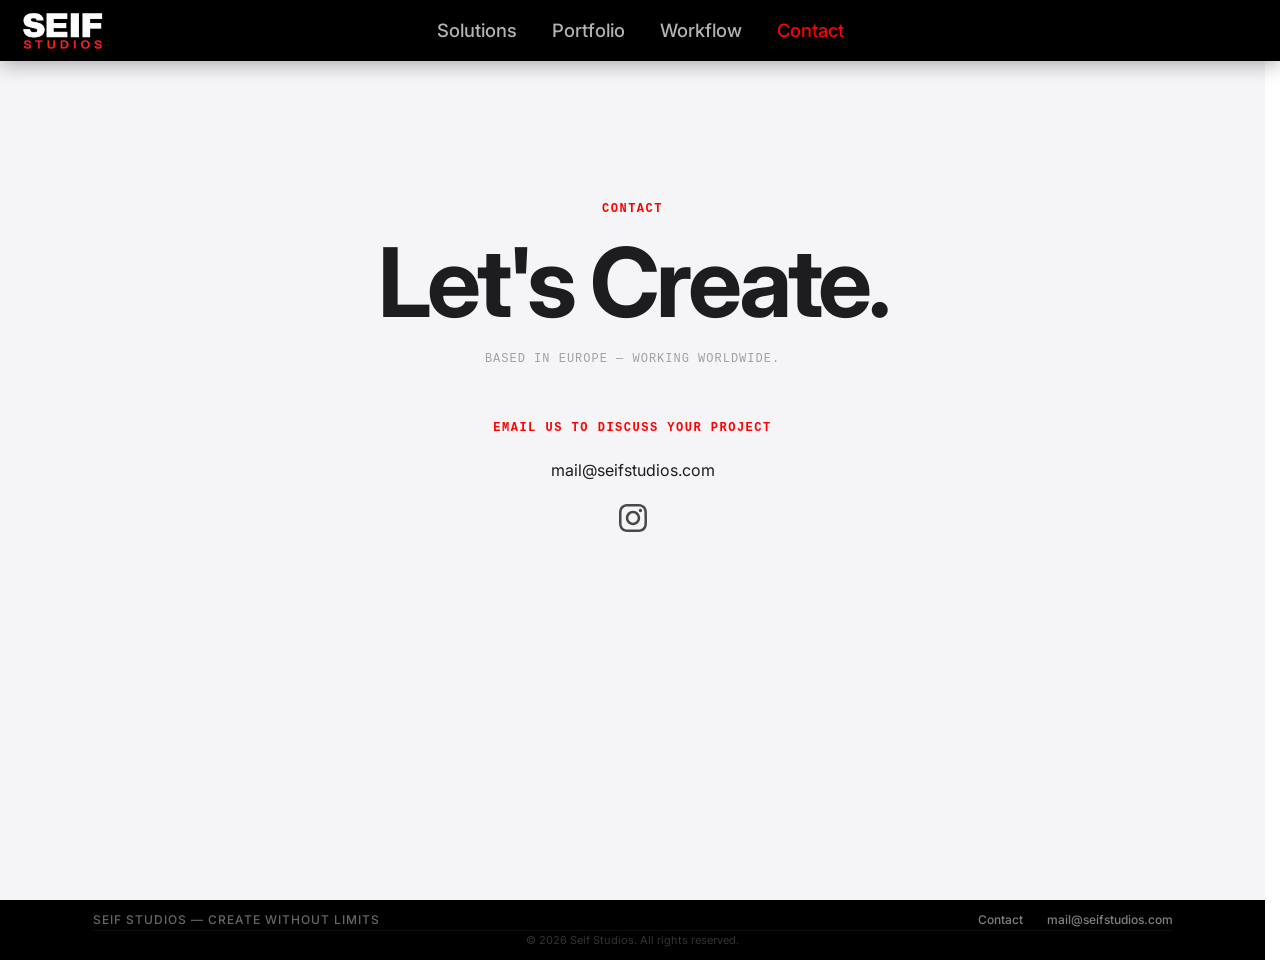
<file: contact.html>
<!DOCTYPE html>
<html lang="en">

<head>
    <meta charset="UTF-8" />
    <meta name="viewport" content="width=device-width, initial-scale=1.0" />
    <title>Contact — Seif Studios</title>
    <link rel="stylesheet" href="style.css" />
    <link rel="preconnect" href="https://fonts.googleapis.com" />
    <link rel="preconnect" href="https://fonts.gstatic.com" crossorigin />
    <link
        href="https://fonts.googleapis.com/css2?family=Inter:ital,opsz,wght@0,14..32,100..900;1,14..32,100..900&display=swap"
        rel="stylesheet" />
    <link rel="icon" href="assets/Logo/logo3.png" type="image/png" />
    <link rel="stylesheet" href="style.css" />
</head>

<body class="subpage">

    <!-- ─── NAVIGATION ─── -->
    <div id="nav-placeholder"></div>
    <script src="assets/nav.js"></script>

    <main>
        <!-- ─── CONTACT ─── -->
        <section id="contact" style="padding-top: 200px; min-height: 100vh;">
            <div class="container">
                <div class="contact-minimal fade-up">
                    <div class="contact-header">
                        <span class="section-eyebrow">Contact</span>
                        <h2 class="section-title">Let's Create.</h2>
                        <p class="copy-note">Based in Europe — Working Worldwide.</p>
                    </div>

                    <div class="contact-body" style="margin-top:50px">
                        <div class="email-copy-wrap">
                            <p class="section-eyebrow">Email us to discuss your project</p>
                            <div class="contact-methods">
                                <span class="">mail@seifstudios.com</span>
                            </div>
                            <a href="https://instagram.com/seif.studios" target="_blank" class="social-icon-link">
                                <img src="assets/Logo/instagram.svg" alt="Instagram" class="social-icon"
                                    style="margin:20px">
                            </a>
                        </div>
                    </div>
                </div>
            </div>
        </section>
    </main>

    <!-- ─── FOOTER ─── -->
    <footer id="footer-placeholder"></footer>
    <script src="assets/main.js"></script>
    <script src="assets/footer.js"></script>

</body>

</html>
</file>
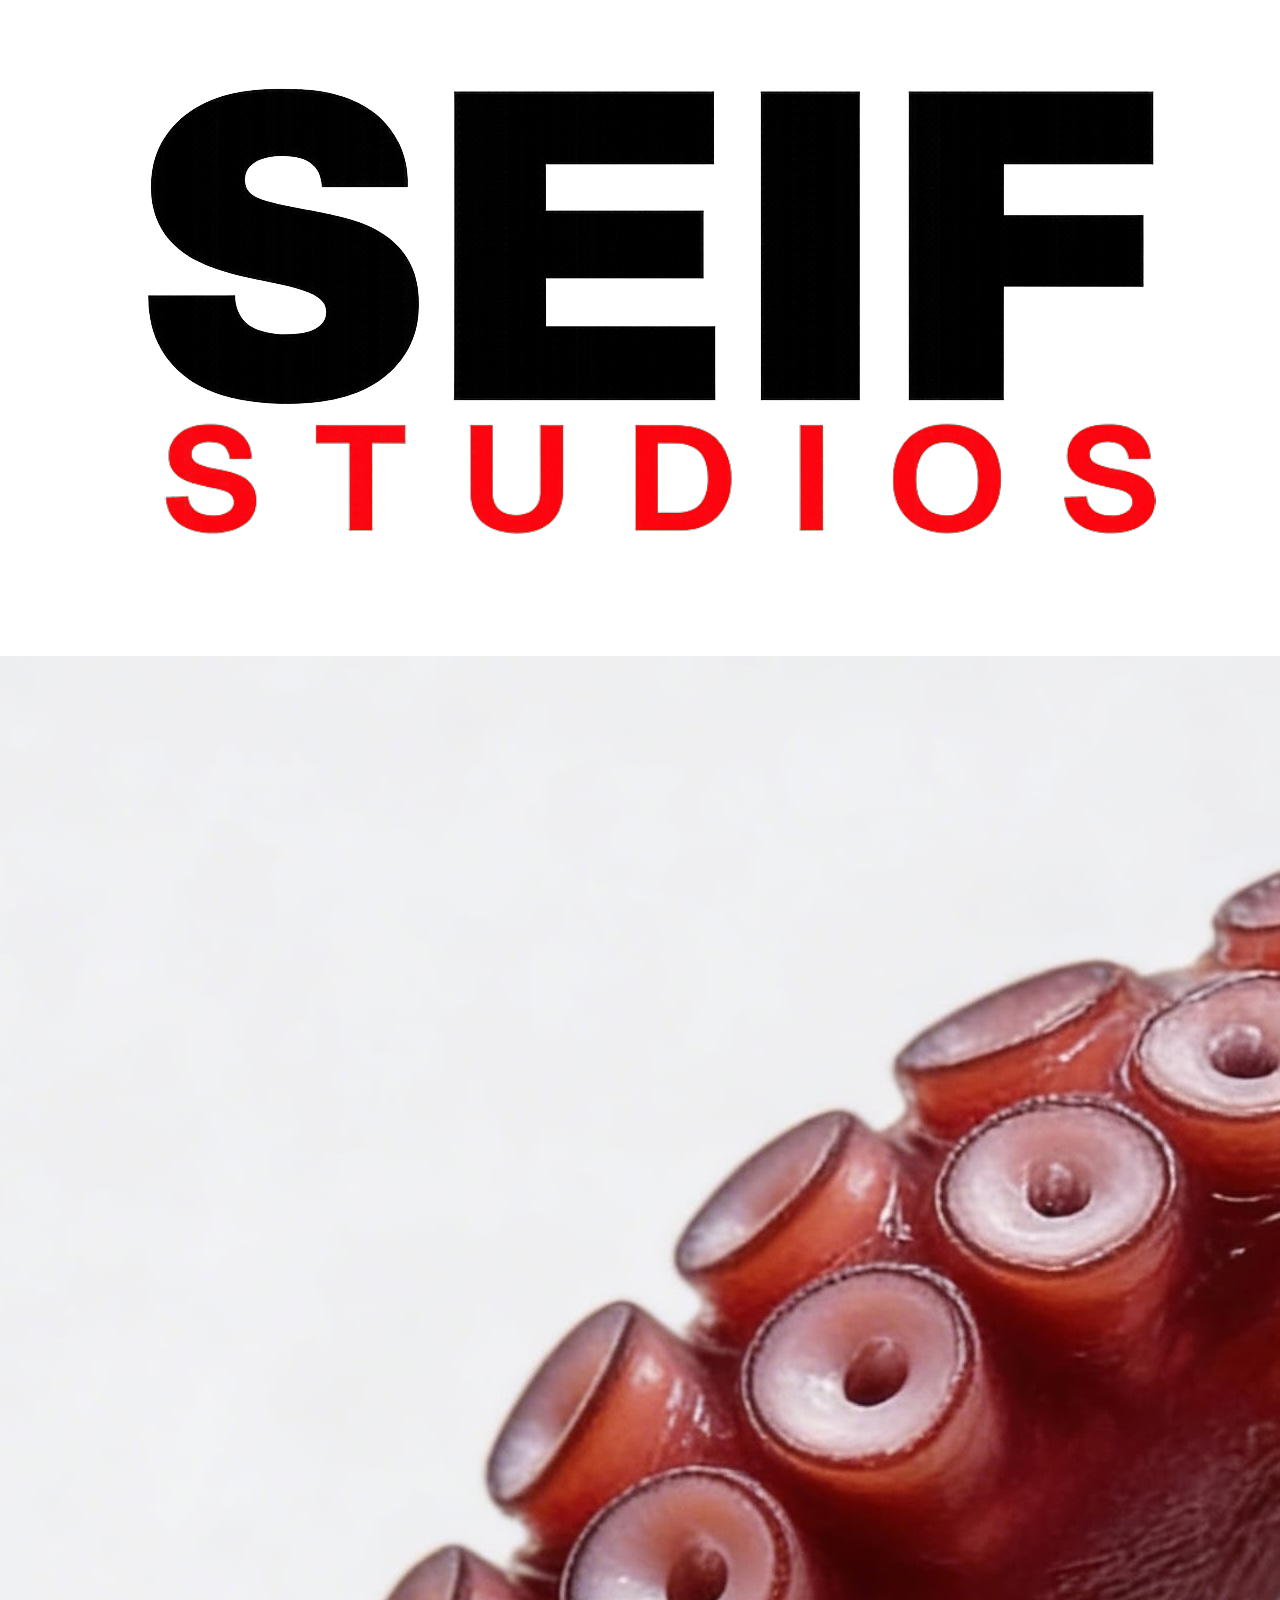
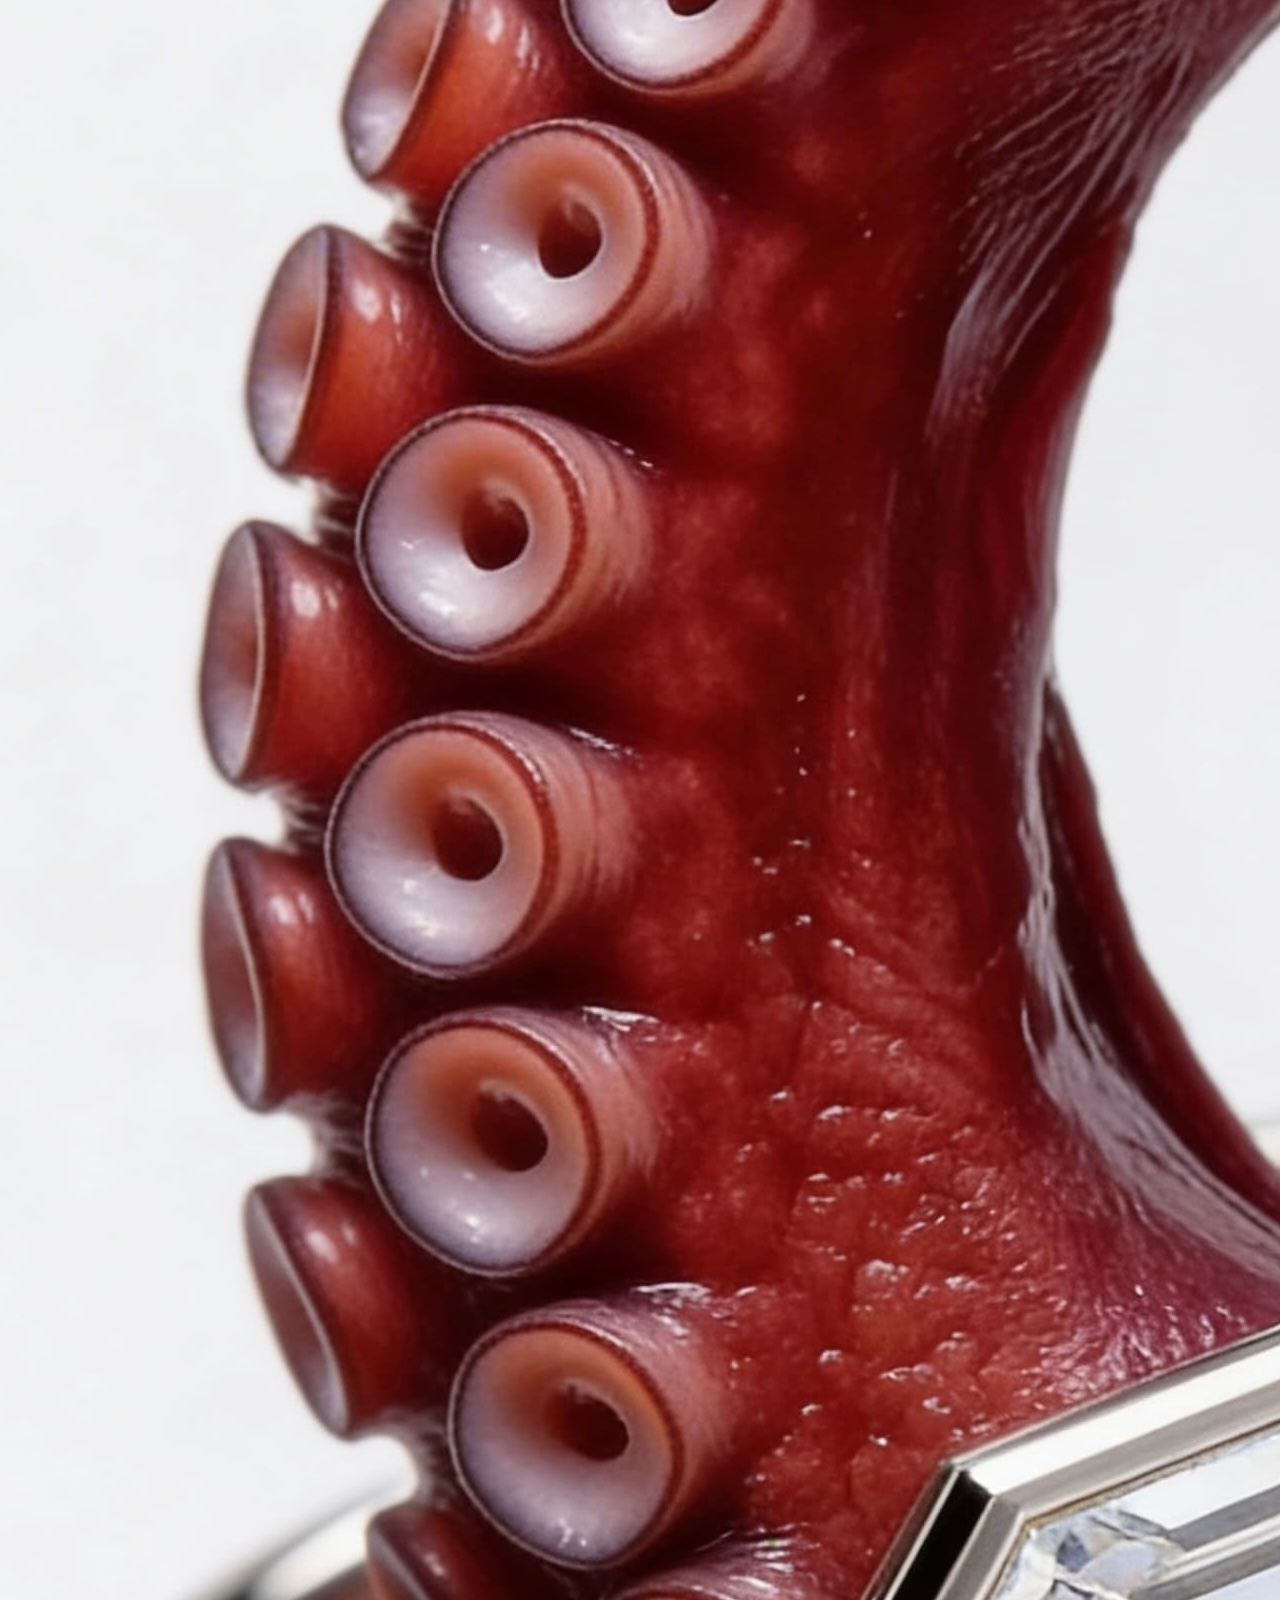
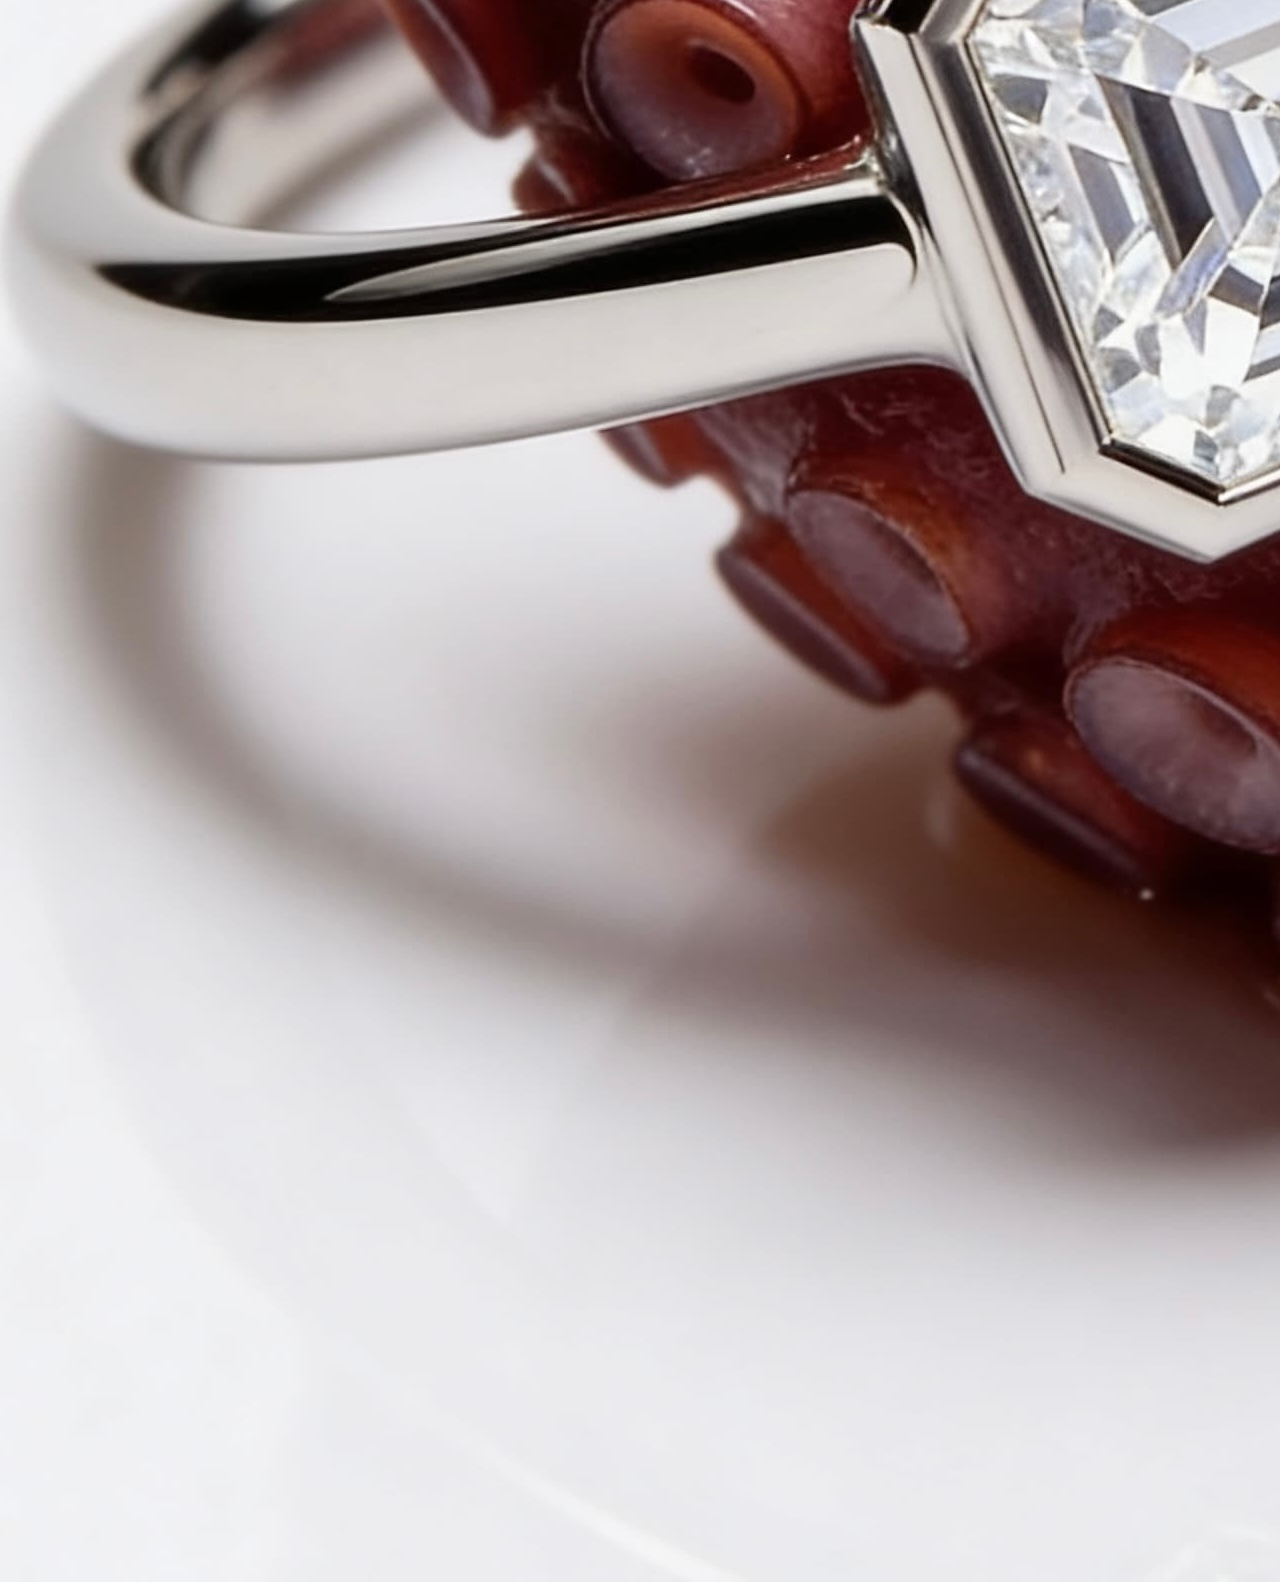
<file: emailAssets.html>
<!DOCTYPE html>
<html lang="en">

<head>
    <meta charset="UTF-8" />
    <meta name="viewport" content="width=device-width, initial-scale=1.0" />
    <title>Work — Seif Studios</title>
    <link rel="stylesheet" href="style.css" />
    <link rel="preconnect" href="https://fonts.googleapis.com" />
    <link rel="preconnect" href="https://fonts.gstatic.com" crossorigin />
    <link
        href="https://fonts.googleapis.com/css2?family=Inter:ital,opsz,wght@0,14..32,100..900;1,14..32,100..900&display=swap"
        rel="stylesheet" />
    <link rel="icon" href="assets/Logo/logo3.png" type="image/png" />
    <link rel="stylesheet" href="style.css" />
</head>

<body class="subpage portfolio">



    <img src="assets/Logo/logo3.png" alt="Logo3">
    <img src="assets/Image/Mail/MailImage.jpg" alt="AI Generated Visual 1">


</body>

</html>
</file>
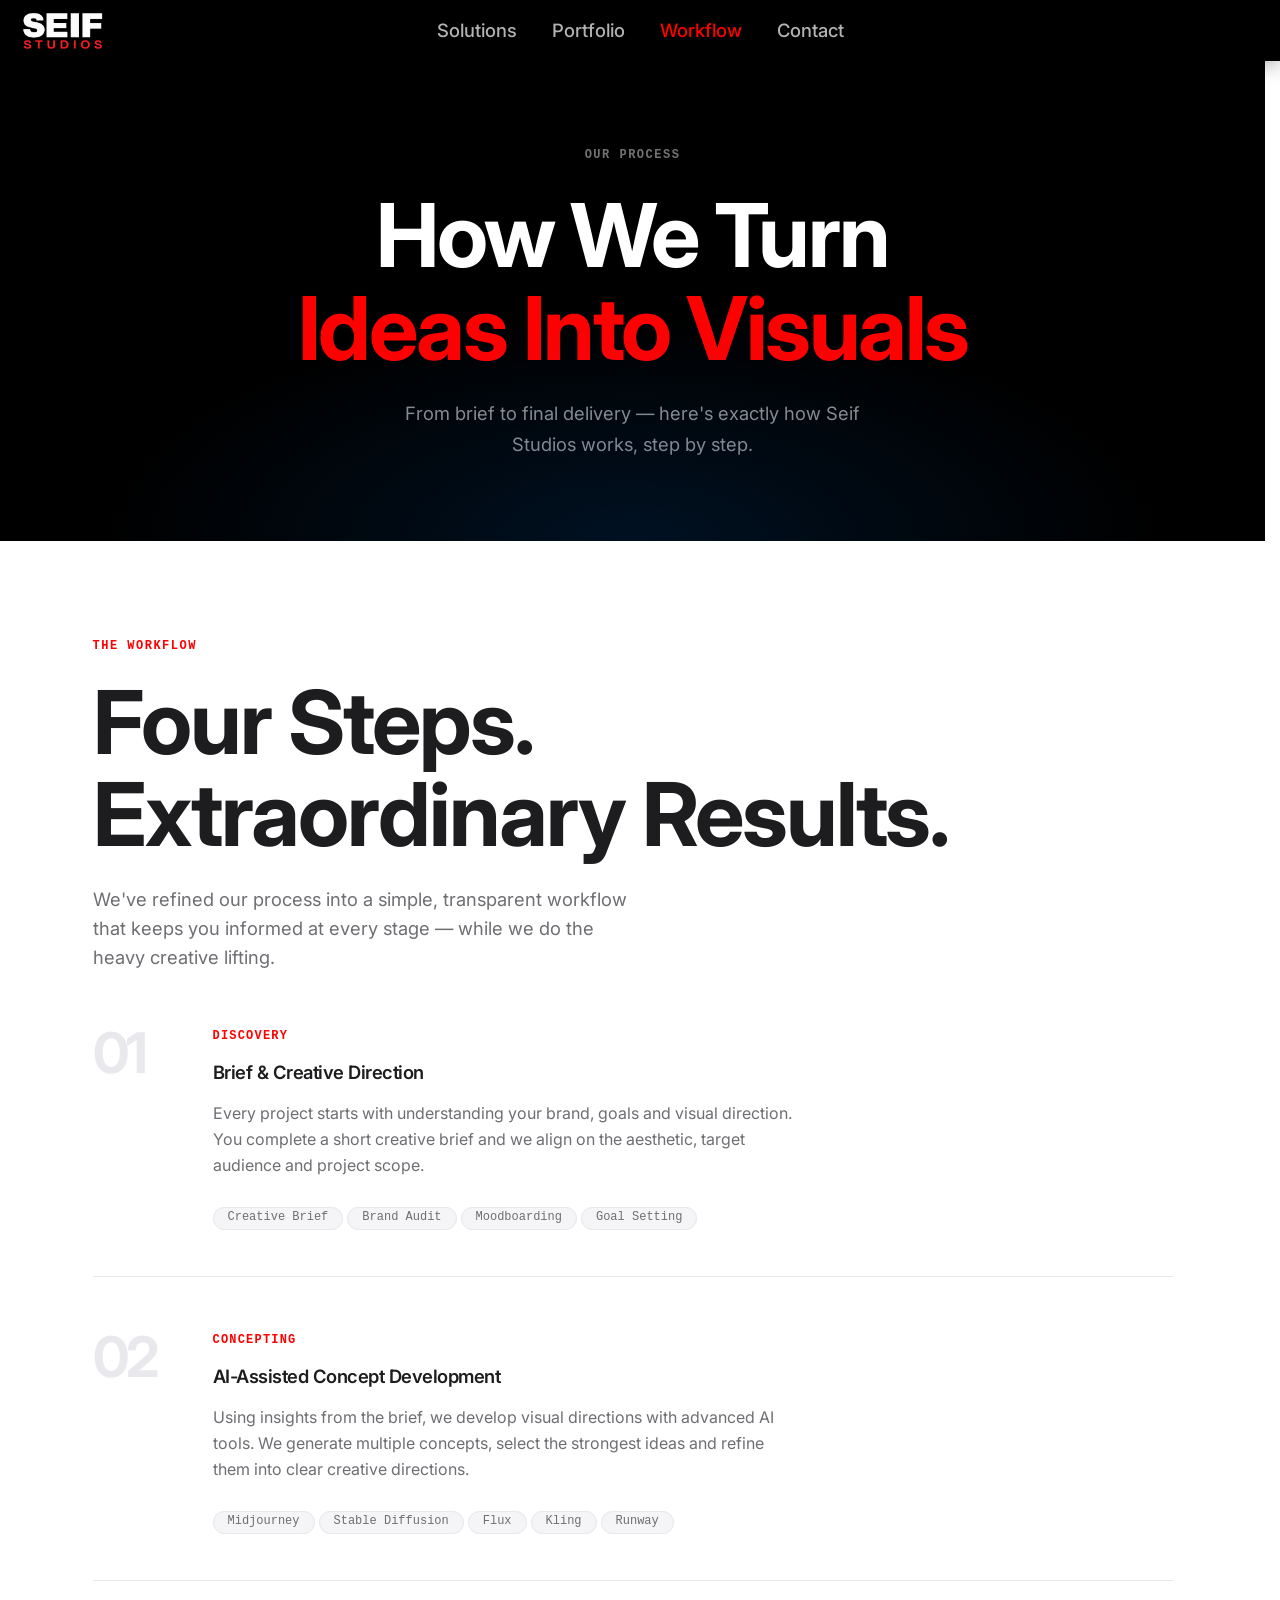
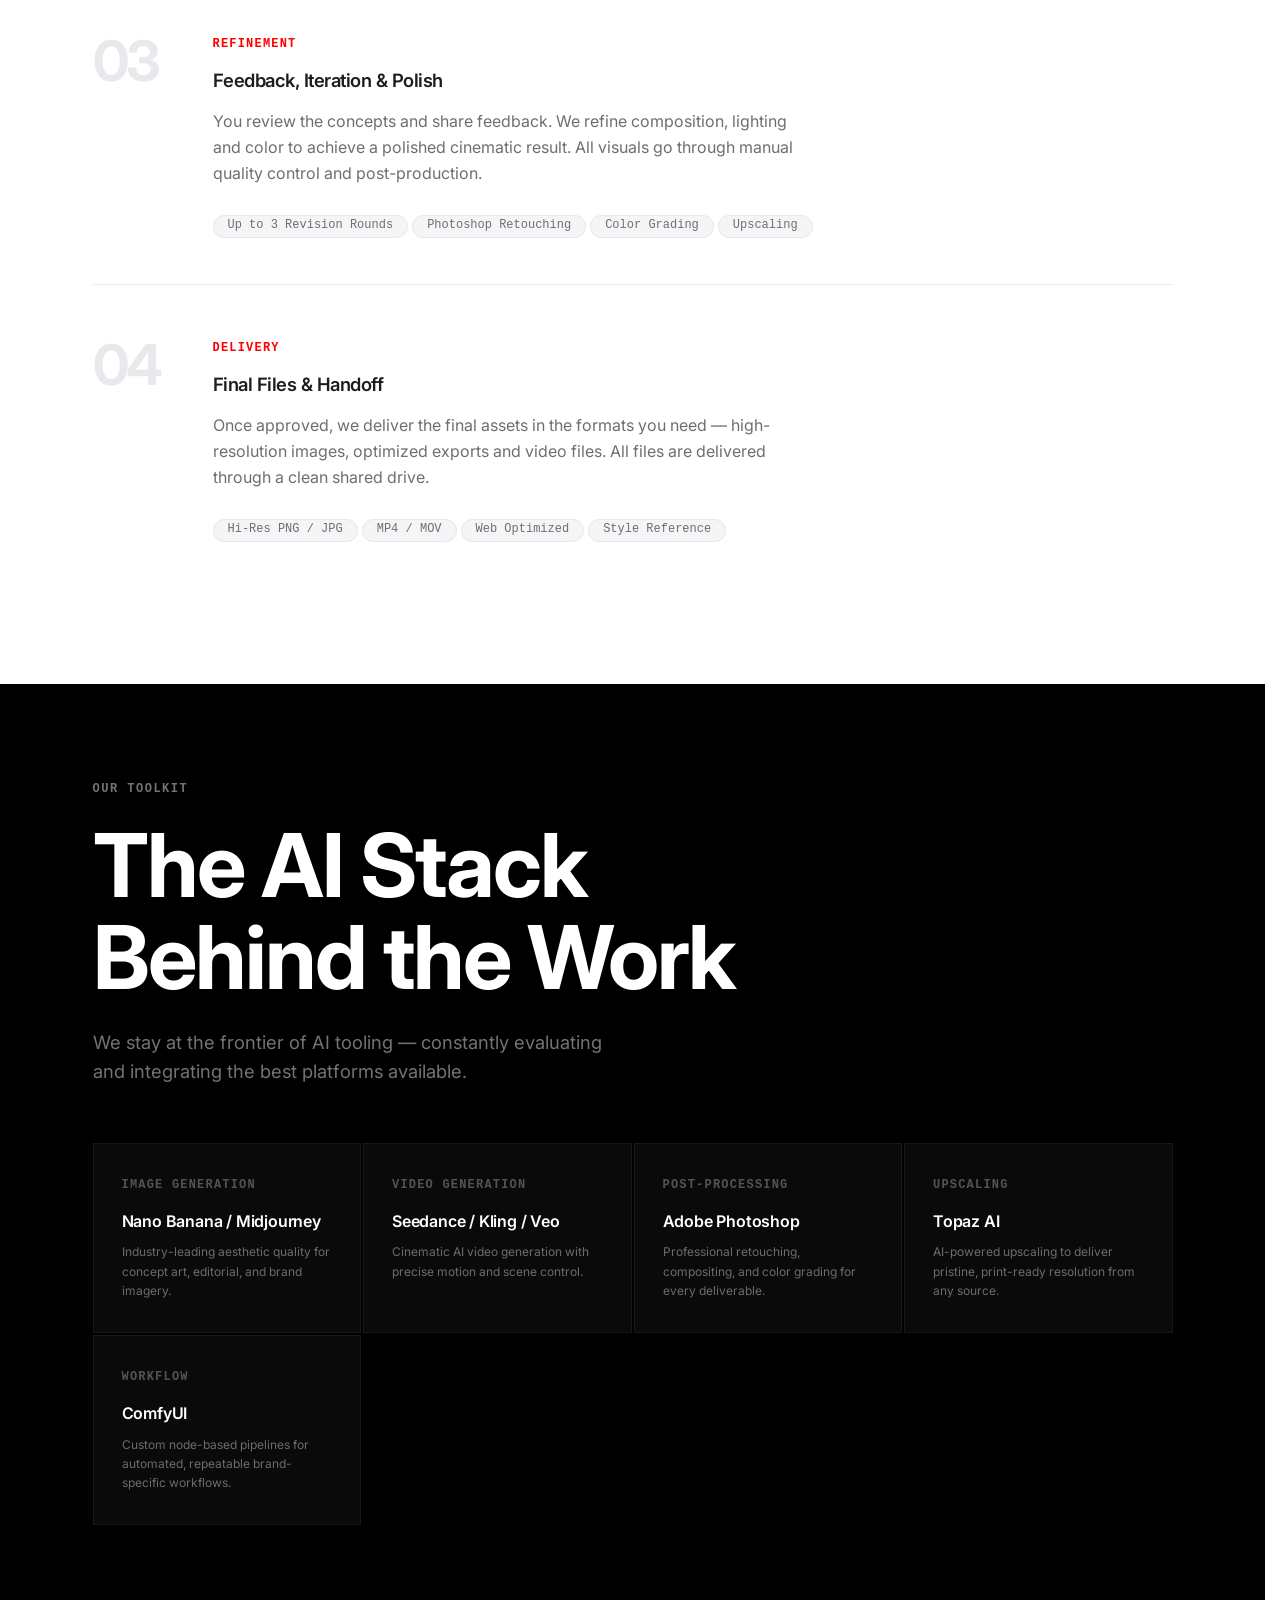
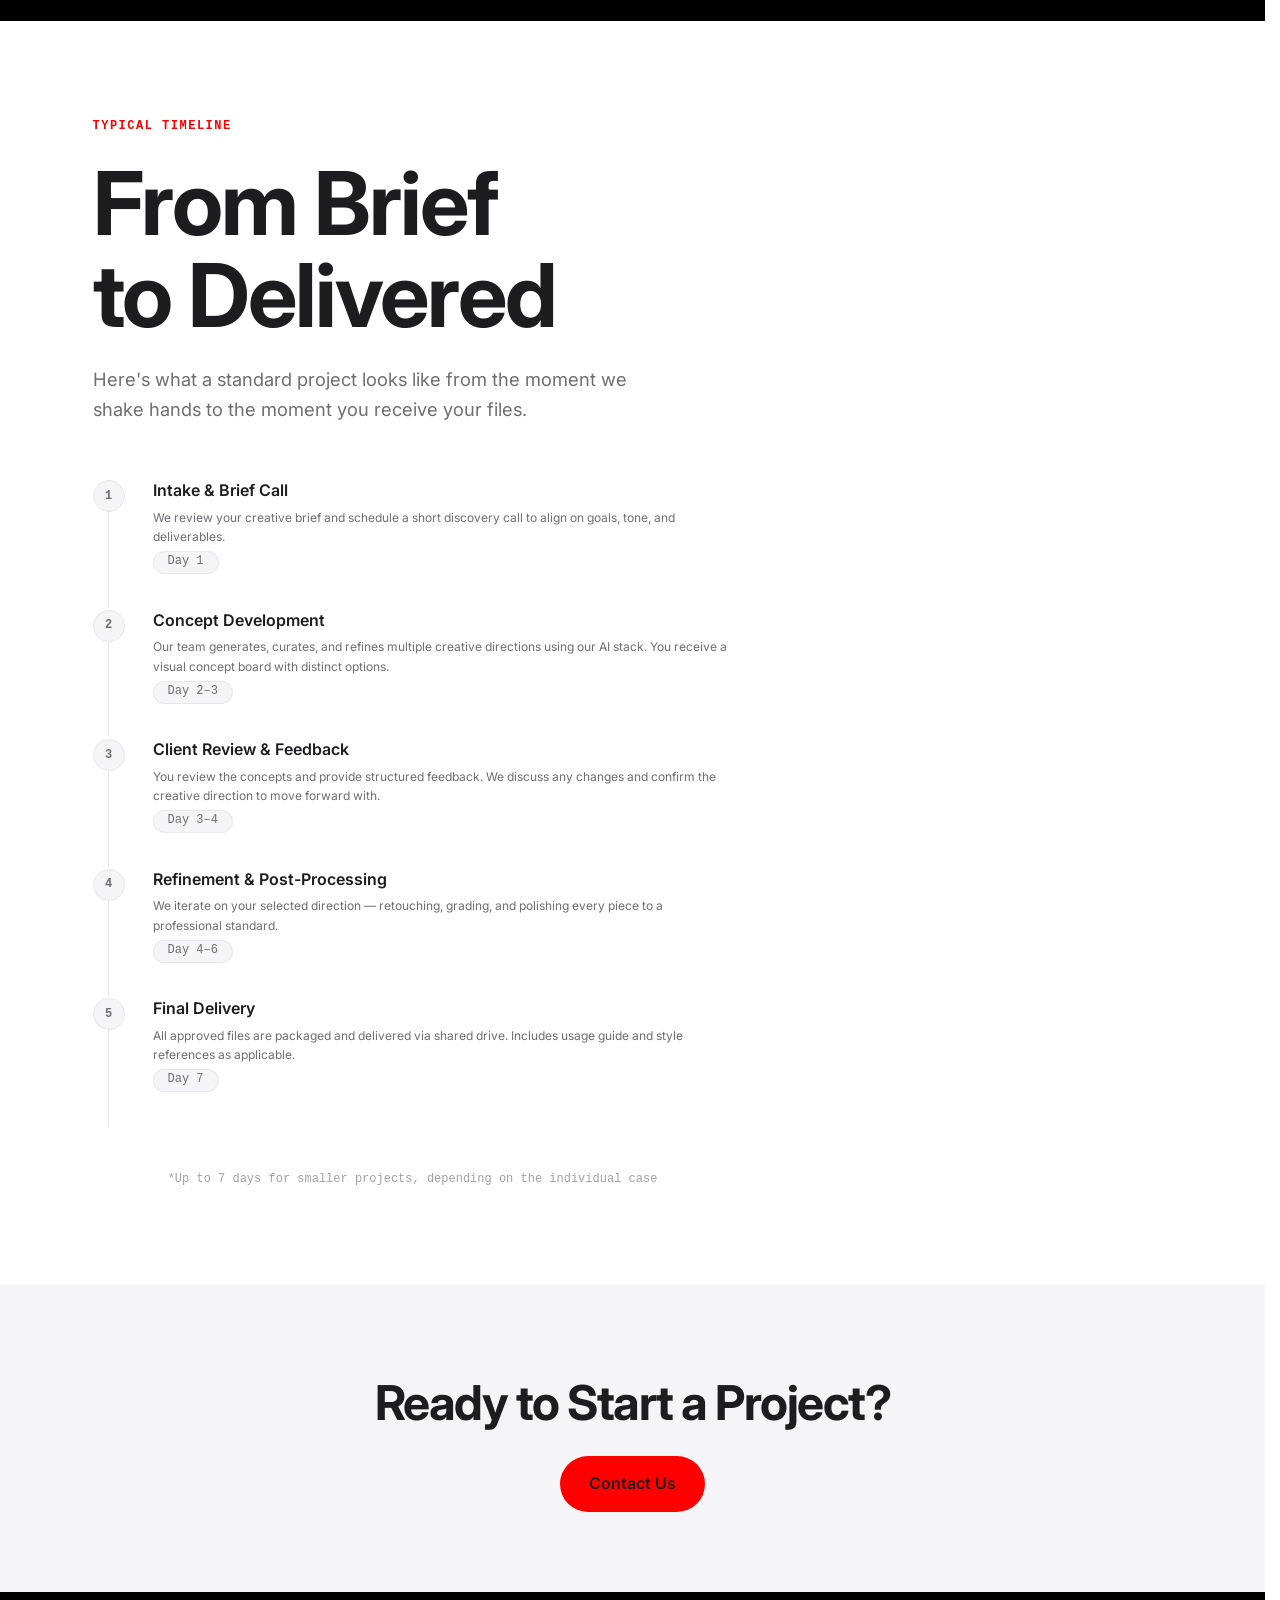
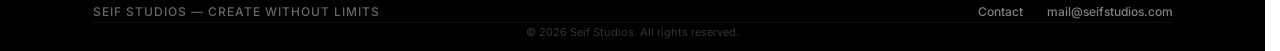
<file: workflow.html>
<!DOCTYPE html>
<html lang="en">

<head>
    <meta charset="UTF-8" />
    <meta name="viewport" content="width=device-width, initial-scale=1.0" />
    <title>How It Works — Seif Studios</title>
    <meta name="description"
        content="Discover how Seif Studios brings your creative vision to life in four simple steps using cutting-edge AI tools and expert human curation." />
    <link rel="preconnect" href="https://fonts.googleapis.com" />
    <link rel="preconnect" href="https://fonts.gstatic.com" crossorigin />
    <link
        href="https://fonts.googleapis.com/css2?family=Inter:ital,opsz,wght@0,14..32,100..900;1,14..32,100..900&display=swap"
        rel="stylesheet" />
    <link rel="icon" href="assets/Logo/logo3.png" type="image/png" />
    <link rel="stylesheet" href="style.css" />
</head>

<body class="subpage">
    <!-- ─── NAVIGATION ─── -->
    <div id="nav-placeholder"></div>
    <script src="assets/nav.js"></script>

    <main>
        <!-- ─── PAGE HERO ─── -->
        <div class="page-hero">
            <span class="page-hero-eyebrow">Our Process</span>
            <h1>How We Turn<br><em>Ideas Into Visuals</em></h1>
            <p>From brief to final delivery — here's exactly how Seif Studios works, step by step.</p>
        </div>

        <!-- ─── PROCESS STEPS ─── -->
        <section id="process">
            <div class="container">
                <div class="fade-up">
                    <span class="section-eyebrow">The Workflow</span>
                    <h2 class="section-title">Four Steps.<br>Extraordinary Results.</h2>
                    <p class="section-sub">
                        We've refined our process into a simple, transparent workflow that keeps you informed at every
                        stage
                        — while we do the heavy creative lifting.
                    </p>
                </div>

                <div class="steps-list">

                    <div class="step fade-up">
                        <div class="step-num">01</div>
                        <div class="step-body">
                            <span class="step-tag">Discovery</span>
                            <h3>Brief &amp; Creative Direction</h3>
                            <p>
                                Every project starts with understanding your brand, goals and visual direction.
                                You complete a short creative brief and we align on the aesthetic, target audience and
                                project scope.
                            </p>
                            <div class="step-pills">
                                <span class="step-pill">Creative Brief</span>
                                <span class="step-pill">Brand Audit</span>
                                <span class="step-pill">Moodboarding</span>
                                <span class="step-pill">Goal Setting</span>
                            </div>
                        </div>
                    </div>

                    <div class="step fade-up">
                        <div class="step-num">02</div>
                        <div class="step-body">
                            <span class="step-tag">Concepting</span>
                            <h3>AI-Assisted Concept Development</h3>
                            <p>
                                Using insights from the brief, we develop visual directions with advanced AI tools.
                                We generate multiple concepts, select the strongest ideas and refine them into clear
                                creative directions.
                            </p>
                            <div class="step-pills">
                                <span class="step-pill">Midjourney</span>
                                <span class="step-pill">Stable Diffusion</span>
                                <span class="step-pill">Flux</span>
                                <span class="step-pill">Kling</span>
                                <span class="step-pill">Runway</span>
                            </div>
                        </div>
                    </div>

                    <div class="step fade-up">
                        <div class="step-num">03</div>
                        <div class="step-body">
                            <span class="step-tag">Refinement</span>
                            <h3>Feedback, Iteration &amp; Polish</h3>
                            <p>
                                You review the concepts and share feedback.
                                We refine composition, lighting and color to achieve a polished cinematic result.
                                All visuals go through manual quality control and post-production.
                            </p>
                            <div class="step-pills">
                                <span class="step-pill">Up to 3 Revision Rounds</span>
                                <span class="step-pill">Photoshop Retouching</span>
                                <span class="step-pill">Color Grading</span>
                                <span class="step-pill">Upscaling</span>
                            </div>
                        </div>
                    </div>

                    <div class="step fade-up">
                        <div class="step-num">04</div>
                        <div class="step-body">
                            <span class="step-tag">Delivery</span>
                            <h3>Final Files &amp; Handoff</h3>
                            <p>
                                Once approved, we deliver the final assets in the formats you need —
                                high-resolution images, optimized exports and video files.
                                All files are delivered through a clean shared drive.
                            </p>
                            <div class="step-pills">
                                <span class="step-pill">Hi-Res PNG / JPG</span>
                                <span class="step-pill">MP4 / MOV</span>
                                <span class="step-pill">Web Optimized</span>
                                <span class="step-pill">Style Reference</span>
                            </div>
                        </div>
                    </div>

                </div>
            </div>
        </section>

        <!-- ─── AI TOOLS WE USE ─── -->
        <section id="tools">
            <div class="container">
                <div class="fade-up">
                    <span class="section-eyebrow" style="color:rgba(255,255,255,0.45);">Our Toolkit</span>
                    <h2 class="section-title">The AI Stack<br>Behind the Work</h2>
                    <p class="section-sub">
                        We stay at the frontier of AI tooling — constantly evaluating and integrating the best platforms
                        available.
                    </p>
                </div>

                <div class="tools-grid">
                    <div class="tool-card fade-up">
                        <div class="tool-category">Image Generation</div>
                        <h4>Nano Banana / Midjourney</h4>
                        <p>Industry-leading aesthetic quality for concept art, editorial, and brand imagery.</p>
                    </div>

                    <div class="tool-card fade-up">
                        <div class="tool-category">Video Generation</div>
                        <h4>Seedance / Kling / Veo</h4>
                        <p>Cinematic AI video generation with precise motion and scene control.</p>
                    </div>

                    <div class="tool-card fade-up">
                        <div class="tool-category">Post-Processing</div>
                        <h4>Adobe Photoshop</h4>
                        <p>Professional retouching, compositing, and color grading for every deliverable.</p>
                    </div>
                    <div class="tool-card fade-up">
                        <div class="tool-category">Upscaling</div>
                        <h4>Topaz AI</h4>
                        <p>AI-powered upscaling to deliver pristine, print-ready resolution from any source.</p>
                    </div>
                    <div class="tool-card fade-up">
                        <div class="tool-category">Workflow</div>
                        <h4>ComfyUI</h4>
                        <p>Custom node-based pipelines for automated, repeatable brand-specific workflows.</p>
                    </div>
                </div>
            </div>
        </section>

        <!-- ─── DELIVERY TIMELINE ─── -->
        <section id="delivery">
            <div class="container">
                <div class="fade-up">
                    <span class="section-eyebrow">Typical Timeline</span>
                    <h2 class="section-title">From Brief<br>to Delivered</h2>
                    <p class="section-sub">
                        Here's what a standard project looks like from the moment we shake hands to the moment you
                        receive
                        your files.
                    </p>
                </div>

                <div class="timeline" style="padding-top: 5%;">
                    <div class="timeline-item fade-up">
                        <div class="timeline-dot">1</div>
                        <div class="timeline-content">
                            <h4>Intake &amp; Brief Call</h4>
                            <p>We review your creative brief and schedule a short discovery call to align on goals,
                                tone,
                                and deliverables.</p>
                            <span class="step-pill">Day 1</span>
                        </div>
                    </div>

                    <div class="timeline-item fade-up">
                        <div class="timeline-dot">2</div>
                        <div class="timeline-content">
                            <h4>Concept Development</h4>
                            <p>Our team generates, curates, and refines multiple creative directions using our AI stack.
                                You
                                receive a visual concept board with distinct options.</p>
                            <span class="step-pill">Day 2–3</span>
                        </div>
                    </div>

                    <div class="timeline-item fade-up">
                        <div class="timeline-dot">3</div>
                        <div class="timeline-content">
                            <h4>Client Review &amp; Feedback</h4>
                            <p>You review the concepts and provide structured feedback. We discuss any changes and
                                confirm
                                the creative direction to move forward with.</p>
                            <span class="step-pill">Day 3–4</span>
                        </div>
                    </div>

                    <div class="timeline-item fade-up">
                        <div class="timeline-dot">4</div>
                        <div class="timeline-content">
                            <h4>Refinement &amp; Post-Processing</h4>
                            <p>We iterate on your selected direction — retouching, grading, and polishing every piece to
                                a
                                professional standard.</p>
                            <span class="step-pill">Day 4–6</span>
                        </div>
                    </div>

                    <div class="timeline-item fade-up">
                        <div class="timeline-dot">5</div>
                        <div class="timeline-content">
                            <h4>Final Delivery</h4>
                            <p>All approved files are packaged and delivered via shared drive. Includes usage guide and
                                style references as applicable.</p>
                            <span class="step-pill">Day 7</span>
                        </div>
                    </div>
                    <p class="form-note" style="padding-top: 5%;">*Up to 7 days for smaller projects, depending on the
                        individual case</p>
                </div>
            </div>
        </section>

        <!-- ─── CTA ─── -->
        <div class="cta-band fade-up">
            <h2>Ready to Start a Project?</h2>
            <a href="contact.html" class="btn-primary">Contact Us</a>
        </div>
    </main>

    <!-- ─── FOOTER ─── -->
    <footer id="footer-placeholder"></footer>
    <script src="assets/main.js"></script>
    <script src="assets/footer.js"></script>
</body>

</html>
</file>
<file: style.css>
/* ─────────────────────────────────────────
   Seif Studios — Shared Stylesheet
   style.css
───────────────────────────────────────── */

*,
*::before,
*::after {
  box-sizing: border-box;
  margin: 0;
  padding: 0;
}

:root {
  /* Colors */
  --black: #000000;
  --white: #ffffff;
  --gray-50: #f5f5f7;
  --gray-100: #e8e8ed;
  --gray-300: #a1a1a6;
  --gray-500: #6e6e73;
  --gray-700: #1d1d1f;
  --accent: #ff0000;
  --accent-hover: #dc0000;

  /* Typography */
  --font-sans: 'Inter', -apple-system, BlinkMacSystemFont, 'SF Pro Display', sans-serif;
  --font-mono: 'SF Mono', 'Menlo', 'Monaco', 'Courier New', monospace;
  --font-dossis: 'Dossis Ele', -apple-system, BlinkMacSystemFont, 'SF Pro Display', sans-serif;

  --fs-sm: 0.75rem;
  --fs-base: 1rem;
  --fs-lg: 1.15rem;
  --fs-xl: clamp(2.5rem, 7vw, 5.5rem);

  /* Spacing & Borders */
  --radius: 18px;
  --radius-sm: 12px;
  --container-max: 1080px;
}

html {
  scroll-behavior: smooth;
  scrollbar-gutter: stable;
}

body {
  font-family: var(--font-sans);
  background: var(--white);
  color: var(--gray-700);
  line-height: 1.6;
  -webkit-font-smoothing: antialiased;
  -moz-osx-font-smoothing: grayscale;
}

body.home {
  overflow: hidden;
  height: 100vh;
  height: 100dvh;
  width: 100%;
  position: fixed;
}

/* ─── TYPOGRAPHY UTILITIES ─── */
.section-eyebrow {
  display: block;
  font-size: var(--fs-sm);
  font-family: var(--font-mono);
  font-weight: 600;
  letter-spacing: 1.5px;
  text-transform: uppercase;
  color: var(--accent);
  margin-bottom: 20px;
}

.section-title {
  font-size: var(--fs-xl);
  font-weight: 700;
  letter-spacing: -2px;
  line-height: 1.05;
  color: var(--gray-700);
  margin-bottom: 24px;
}

.section-sub {
  font-size: var(--fs-lg);
  color: var(--gray-500);
  max-width: 540px;
  font-weight: 4 bodies;
}

/* ─── LAYOUT ─── */
.container {
  max-width: 1080px;
  margin: 0 auto;
}

section {
  padding: 96px 24px;
}

/* ─── BUTTONS ─── */
.btn-primary,
.btn-ghost-white,
.btn-submit {
  padding: 14px 28px;
  border-radius: 980px;
  font-size: var(--fs-base);
  color: var(--gray-700);
  font-weight: 600;
  text-decoration: none;
  display: inline-block;
  transition: all 0.2s;
  cursor: pointer;
  border: 1px solid transparent;
}

.btn-primary,
.btn-submit {
  background: var(--accent);
  color: var(--gray-700);
}

.btn-primary:hover,
.btn-submit:hover {
  background: var(--accent-hover);
  transform: translateY(-2px);
}

.btn-ghost-white {
  background: rgba(255, 255, 255, 0.1);
  color: #fff;
  border-color: rgba(255, 255, 255, 0.2);
  backdrop-filter: blur(8px);
}

.btn-ghost-white:hover {
  background: rgba(255, 255, 255, 0.18);
  border-color: rgba(255, 255, 255, 0.4);
}

/* ─── FADE-UP ANIMATION ─── */
.fade-up {
  opacity: 0;
  transform: translateY(28px);
  transition: opacity 0.7s ease, transform 0.7s ease;
}

.fade-up.visible {
  opacity: 1;
  transform: translateY(0);
}

/* ════════════════════════════════════
   NAV
════════════════════════════════════ */
/* ════════════════════════════════════
    SITE HEADER & NAVIGATION
   ════════════════════════════════════ */
.site-header {
  position: fixed;
  top: 0;
  left: 0;
  right: 0;
  z-index: 500;
  padding: 0;
  /* Remove padding to allow nav background to touch edges */
  display: flex;
  flex-direction: column;
  align-items: center;
  gap: 0;
  pointer-events: none;
}

.site-header nav,
.site-header .logo-wrap {
  pointer-events: auto;
  /* Re-enable clicks for items */
}

nav {
  display: flex;
  align-items: center;
  justify-content: center;
  width: 100%;
  padding: 16px 60px;
  position: relative;
  z-index: 100;
  transition: all 0.3s ease;
}

.site-header.scrolled nav {
  background: var(--gray-700);
  box-shadow: 0 4px 20px rgba(0, 0, 0, 0.2);
}

.logo-wrap {
  width: 100%;
  display: flex;
  justify-content: center;
  padding: 10px 20px 0;
  transition: opacity 0.4s ease, transform 0.4s ease;
  will-change: opacity, transform;
  pointer-events: none;
  /* Prevents huge logo container from blocking navigation clicks */
}

.nav-logo {

  display: flex;
  align-items: center;
  justify-content: center;
  text-decoration: none;
  text-align: center;
  pointer-events: auto;
  /* Re-enable clicks for the logo text itself */
}

.nav-logo-text {
  display: flex;
  margin-top: 10px;
  flex-direction: column;
  align-items: flex-start;
  /* Align name and sub-text to the left */
  line-height: 0.9;
}

.nav-logo-name {
  font-size: 12rem;

  /* 2x increase */
  font-weight: 900;
  color: var(--white);
  margin-left: 0px;
  margin-top: -30px;
  /* White for visibility on video */
  letter-spacing: 15px;
  text-transform: uppercase;
}

.home .nav-logo-name {
  color: var(--black);
}

.nav-logo-sub {
  font-size: 3.5rem;
  font-family: var(--font-dossis);
  font-weight: 600;
  display: inline-block;
  transform: scaleY(1.1);
  color: var(--accent);
  letter-spacing: 36px;
  text-transform: uppercase;
  margin-top: 0px;
  margin-left: 10px;
}

.nav-links {
  display: flex;
  align-items: center;
  font-weight: 400;
  gap: 23px;
  /* Reduced gap to account for increased link padding */
  list-style: none;
}

.nav-links a {
  text-decoration: none;
  color: rgba(0, 0, 0, 0.6);
  font-size: var(--fs-lg);
  font-weight: 500;
  transition: all 0.2s;
  padding: 10px 6px;
  /* Increased hover hitbox */
  border-radius: 4px;
}

body.subpage .nav-links a {
  color: rgba(255, 255, 255, 0.7);
}


.home .nav-links a {
  color: var(--black);
}

.nav-links a:hover,
.nav-links a.active,
body.subpage .nav-links a:hover,
body.subpage .nav-links a.active {
  color: var(--accent);
  opacity: 1;
}

.nav-sub-logo {
  position: absolute;
  left: 20px;
  top: 50%;
  transform: translateY(-50%);
  display: flex;
  align-items: center;
  text-decoration: none;
  transition: opacity 0.2s;

}

.nav-sub-logo:hover {
  opacity: 0.8;
}

.nav-sub-logo img {
  height: 40px;
  width: auto;
  display: block;
}

/* Removed body.subpage .nav-sub-logo color rule as it's now an image */




/* ─── SUBPAGE HEADER ─── */
body.subpage .site-header nav {
  background: var(--black);
  /* Solid black as requested */
  box-shadow: 0 4px 20px rgba(0, 0, 0, 0.3);
}

body.subpage .logo-wrap {
  opacity: 1 !important;
  transform: scale(1) !important;
  pointer-events: auto !important;
}

.nav-cta {
  position: absolute;
  right: 60px;
  /* Match horizontal padding for edge alignment */


  background: var(--accent);
  color: var(--black);
  padding: 6px 22px;
  border-radius: 980px;
  font-weight: 600;
  font-size: var(--fs-sm);
  text-decoration: none;
  transition: all 0.2s;
  flex-shrink: 0;
  pointer-events: auto;
}

.nav-cta:hover {
  background: var(--accent-hover);
  transform: translateY(-1px);
}

body.home .nav-cta {
  display: none;
}

@media (max-width: 850px) {
  .nav-logo-name {
    font-size: 9rem;
    margin-top: 10px;
    letter-spacing: 8px;
  }

  .nav-logo-sub {
    font-size: 2.2rem;
    letter-spacing: 30px;
    margin-left: 10px;
  }
}

/* Hide hero logo when menu is open */
body.menu-open .logo-wrap {
  opacity: 0 !important;
  visibility: hidden;
  pointer-events: none;
}

@media (max-width: 850px) {
  .nav-links {
    display: none;
  }

  .nav-cta {
    display: none;
    /* Hide Use AI button on small screens to save space, or move into menu */
  }

  .menu-toggle {
    display: flex;
    flex-direction: column;
    justify-content: center;
    gap: 6px;
    cursor: pointer;
    z-index: 301;
    pointer-events: auto;
    position: relative;
    top: auto;
    right: auto;
    margin-right: -10px;
    width: 32px;
    height: 32px;
  }

  .menu-toggle span {
    width: 32px;
    height: 3px;
    background: var(--white);
    transition: all 0.3s cubic-bezier(0.4, 0, 0.2, 1);
    border-radius: 4px;
    display: block;
  }

  /* Transform into X when open */
  body.menu-open .menu-toggle span:nth-child(1) {
    transform: translateY(9px) rotate(45deg);
  }

  body.menu-open .menu-toggle span:nth-child(2) {
    opacity: 0;
    transform: translateX(10px);
  }

  body.menu-open .menu-toggle span:nth-child(3) {
    transform: translateY(-9px) rotate(-45deg);
  }

  .nav-sub-logo {
    position: relative;
    left: 0;
    top: auto;
    transform: none;
  }

  .nav-sub-logo img {
    height: 40px;
  }

  nav {
    padding: 12px 24px;
    display: flex;
    align-items: center;
    justify-content: space-between;
    height: 75px;
  }

  .home nav {
    justify-content: flex-end;
  }

  .dot {
    display: none;
  }

  body.subpage.menu-open .menu-toggle span {
    background: var(--white);
  }
}

/* ─── MOBILE OVERLAY ─── */
.mobile-nav {
  position: fixed;
  inset: 0;
  background: var(--black);
  z-index: 250;
  display: flex;
  flex-direction: column;
  align-items: center;
  justify-content: center;
  padding: 40px;
  opacity: 0;
  visibility: hidden;
  transition: all 0.4s ease;
}

body.menu-open .mobile-nav {
  opacity: 1;
  visibility: visible;
}

.mobile-nav-links {
  list-style: none;
  text-align: center;
  display: flex;
  flex-direction: column;
  gap: 32px;
}

.mobile-nav-links a {
  font-size: 2rem;
  font-weight: 700;
  color: var(--white);
  text-decoration: none;
  letter-spacing: -1px;
}

.mobile-nav-links a.active {
  color: var(--accent);
}

.mobile-nav-cta {
  margin-top: 48px;
  width: 100%;
}

/* ════════════════════════════════════
   MARQUEE STRIP
════════════════════════════════════ */
.marquee-wrap {
  overflow: hidden;
  background: var(--gray-50);
  border-top: 1px solid var(--gray-100);
  border-bottom: 1px solid var(--gray-100);
  padding: 10px 0;
}

.home .marquee-wrap {
  position: fixed;
  bottom: 0;
  left: 0;
  right: 0;
  z-index: 100;
  background: rgba(0, 0, 0, 0.4);
  backdrop-filter: blur(12px);
  -webkit-backdrop-filter: blur(12px);
  border-bottom: none;
  border-top: 1px solid rgba(255, 255, 255, 0.1);
  padding: 12px 0;
}

.home .marquee-item {
  color: rgba(255, 255, 255, 0.8);
}

.marquee-track {
  display: flex;
  gap: 56px;
  animation: marquee 24s linear infinite;
  width: max-content;
}

@keyframes marquee {
  from {
    transform: translateX(0);
  }

  to {
    transform: translateX(-50%);
  }
}

.marquee-item {
  font-size: var(--fs-sm);
  font-family: var(--font-mono);
  font-weight: 500;
  color: var(--gray-500);
  white-space: nowrap;
  text-transform: uppercase;
  letter-spacing: 1.5px;
}

/* ════════════════════════════════════
   HERO (index.html)
════════════════════════════════════ */
#hero {
  position: relative;
  height: 100vh;
  height: 100dvh;
  /* Dynamic viewport height for mobile browsers */
  width: 100%;
  overflow: hidden;
  background: var(--black);
  display: flex;
  flex-direction: column;
  align-items: center;
  justify-content: flex-end;
  /* Move content to the bottom */
  text-align: center;
  padding: 0 24px 10vh;
  /* Reduced bottom padding to move content further down */
}

/* Ensure the center of the screen stays clear */
.hero-content {
  position: relative;
  z-index: 2;
  max-width: 820px;
  margin: 0 auto;
  padding-top: 10vh;
  /* Optional spacing */
}

.hero-carousel {
  position: absolute;
  inset: 0;
  z-index: 0;
}

.hero-carousel .hc-slide {
  position: absolute;
  inset: 0;
  opacity: 0;
  transition: opacity 1.2s ease;
}

.hero-carousel .hc-slide.active {
  opacity: 1;
}

.hero-carousel video {
  width: 100%;
  height: 100%;
  object-fit: cover;
  display: block;
}

.hero-overlay {
  position: absolute;

  inset: 0;
  background: linear-gradient(to bottom,
      rgba(0, 0, 0, 0.15) 0%,
      rgba(0, 0, 0, 0.05) 40%,
      rgba(0, 0, 0, 0.70) 100%);
  z-index: 1;
}

.hero-content {
  position: relative;
  z-index: 2;
  max-width: 820px;
  margin: 0 auto;

}

.hero-eyebrow {
  display: inline-flex;
  align-items: center;
  gap: 8px;
  font-size: var(--fs-sm);
  font-family: var(--font-mono);
  font-weight: 500;
  color: rgba(255, 255, 255, 0.7);
  letter-spacing: 1.5px;
  text-transform: uppercase;
  margin-bottom: 24px;
}

.hero-eyebrow .dot {
  width: 6px;
  height: 6px;
  border-radius: 50%;
  background: var(--accent);
  display: block;
  animation: blink 2s ease infinite;
}

@keyframes blink {

  0%,
  100% {
    opacity: 1;
  }

  50% {
    opacity: 0.3;
  }
}

#hero h1 {
  font-size: var(--fs-xl);
  font-weight: 700;
  letter-spacing: -2.5px;
  line-height: 1.05;
  color: var(--white);
  margin-bottom: 24px;
}

#hero h1 .accent {
  color: var(--accent);
}

.hero-sub {
  font-size: var(--fs-lg);
  color: rgba(255, 255, 255, 0.65);
  max-width: 500px;
  margin: 0 auto 40px;
  font-weight: 400;
  line-height: 1.7;
}

.hero-actions {
  display: flex;
  gap: 14px;
  flex-wrap: wrap;
  justify-content: center;
}

/* Hero carousel dots */
.hero-dots {
  position: absolute;
  bottom: 28px;
  left: 50%;
  transform: translateX(-50%);
  display: flex;
  gap: 8px;
  z-index: 3;
}

.hero-dot {
  width: 6px;
  height: 6px;
  border-radius: 50%;
  background: rgba(255, 255, 255, 0.35);
  cursor: pointer;
  transition: background 0.3s, transform 0.3s;
}

.hero-dot.active {
  background: #fff;
  transform: scale(1.4);
}

/* ════════════════════════════════════
   SERVICES (index.html)
════════════════════════════════════ */
#services {
  background: var(--gray-50);
}

.services-header {
  margin-bottom: 56px;
}

.services-grid {
  display: grid;
  grid-template-columns: repeat(2, 1fr);
  gap: 2px;
}

@media (max-width: 640px) {
  .services-grid {
    grid-template-columns: 1fr;
  }
}

.service-card {
  background: var(--white);
  padding: 0;
  /* Remove padding to handle inner split */
  transition: background 0.3s ease, border-color 0.3s ease, transform 0.3s ease, box-shadow 0.3s ease;
  text-decoration: none;
  display: flex !important;
  border: 1px solid var(--gray-100);
  overflow: hidden;
  min-height: 320px;
}

.service-card:hover {
  background: var(--gray-50);
  border-color: var(--accent);
  box-shadow: 0 10px 30px rgba(0, 0, 0, 0.05);
  transform: translateY(-2px);
}

.service-info {
  flex: 1;
  padding: 40px 36px;
  display: flex;
  flex-direction: column;
}

.service-media {
  width: 40%;
  position: relative;
  overflow: hidden;
  background: var(--gray-50);
}

.service-media img,
.service-media video {
  width: 100%;
  height: 100%;
  object-fit: cover;
  transition: transform 0.5s ease;
}

.service-card:hover .service-media img,
.service-card:hover .service-media video {
  transform: scale(1.05);
}

.service-num {
  font-size: var(--fs-sm);
  font-family: var(--font-mono);
  font-weight: 600;
  letter-spacing: 1.5px;
  color: var(--gray-300);
  text-transform: uppercase;
  margin-bottom: 20px;
  display: block;
}

.service-card h3 {
  font-size: var(--fs-lg);
  font-weight: 600;
  letter-spacing: -0.5px;
  margin-bottom: 12px;
  color: var(--gray-700);
}

.service-card p {
  font-size: var(--fs-base);
  color: var(--gray-500);
  line-height: 1.6;
}

.service-tools {
  display: flex;
  flex-wrap: wrap;
  gap: 8px;
  margin-top: auto;
  /* Push to bottom of info area */
  padding-top: 24px;
}

.service-tool-tag {
  font-size: var(--fs-sm);
  font-family: var(--font-mono);
  font-weight: 500;
  color: var(--gray-500);
  background: var(--black);
  color: var(--white);
  border: 1px solid var(--gray-700);
  border-radius: 980px;
  padding: 4px 12px;
}

@media (max-width: 900px) {
  .service-card {
    flex-direction: column;
  }

  .service-media {
    width: 100%;
    aspect-ratio: 9 / 16;
    height: auto;
  }
}

/* ════════════════════════════════════
   VIDEO REEL CAROUSEL (index.html)
════════════════════════════════════ */
#reel {
  background: var(--black);
  padding: 96px 0;
  overflow: hidden;
}

.reel-header {
  text-align: center;
  padding: 0 24px;
  margin-bottom: 56px;
}

.reel-header .section-title {
  color: var(--white);
}

.reel-header .section-sub {
  color: rgba(255, 255, 255, 0.5);
  margin: 0 auto;
}

.reel-carousel {
  position: relative;
  width: 100%;
  aspect-ratio: 16 / 9;
  max-height: 80vh;
  background: #111;
}

.reel-slide {
  position: absolute;
  inset: 0;
  opacity: 0;
  transition: opacity 1s ease;
}

.reel-slide.active {
  opacity: 1;
}

.reel-slide video {
  width: 100%;
  height: 100%;
  object-fit: cover;
}

.reel-controls {
  display: flex;
  align-items: center;
  justify-content: center;
  gap: 24px;
  margin-top: 28px;
  padding: 0 24px;
}

.reel-btn {
  width: 44px;
  height: 44px;
  border-radius: 50%;
  background: rgba(255, 255, 255, 0.08);
  border: 1px solid rgba(255, 255, 255, 0.12);
  color: #fff;
  font-size: 1.1rem;
  cursor: pointer;
  display: flex;
  align-items: center;
  justify-content: center;
  transition: background 0.2s;
}

.reel-btn:hover {
  background: rgba(255, 255, 255, 0.16);
}

.reel-dots {
  display: flex;
  gap: 8px;
}

.reel-dot {
  width: 20px;
  height: 3px;
  border-radius: 2px;
  background: rgba(255, 255, 255, 0.25);
  cursor: pointer;
  transition: background 0.3s, width 0.3s;
}

.reel-dot.active {
  background: #fff;
  width: 36px;
}

.reel-counter {
  font-size: 0.78rem;
  color: rgba(255, 255, 255, 0.4);
  font-weight: 500;
  min-width: 40px;
  text-align: center;
}

/* ════════════════════════════════════
   GALLERY (index.html)
════════════════════════════════════ */
#gallery {
  background: var(--white);
  padding: 96px 24px;
}

.gallery-header {
  margin-bottom: 48px;
}

.gallery-grid {
  display: grid;
  grid-template-columns: repeat(3, 1fr);
  gap: 3px;
}

@media (max-width: 850px) {
  .gallery-grid {
    grid-template-columns: repeat(2, 1fr);
  }
}

@media (max-width: 480px) {
  .gallery-grid {
    grid-template-columns: 1fr;
  }
}

.gallery-item {
  position: relative;
  aspect-ratio: 9 / 16;
  overflow: hidden;
  cursor: pointer;
  background: var(--gray-50);
}

.gallery-item.landscape {
  aspect-ratio: 16 / 9;
}

.gallery-item img,
.gallery-item video {
  width: 100%;
  height: 100%;
  object-fit: cover;
  display: block;
  transition: transform 0.6s cubic-bezier(0.25, 0.46, 0.45, 0.94);
}

.gallery-item:hover img {
  transform: scale(1.05);
}

.gallery-item-overlay {
  position: absolute;
  inset: 0;
  background: linear-gradient(to top, rgba(0, 0, 0, 0.55) 0%, transparent 50%);
  opacity: 0;
  transition: opacity 0.3s;
  display: flex;
  align-items: flex-end;
  padding: 20px;
}

.gallery-item:hover .gallery-item-overlay {
  opacity: 1;
}

.gallery-item-label {
  color: #fff;
  font-size: var(--fs-sm);
  font-family: var(--font-mono);
  font-weight: 500;
  letter-spacing: 0.5px;
  text-transform: uppercase;
}

.video-grid {
  display: grid;
  grid-template-columns: repeat(3, 1fr);
  gap: 3px;
  align-items: center;
  /* Center items vertically if they have different heights */
}

@media (max-width: 850px) {
  .video-grid {
    grid-template-columns: 1fr;
  }
}

/* ════════════════════════════════════
   LIGHTBOX (index.html)
════════════════════════════════════ */
.lightbox {
  display: none;
  position: fixed;
  inset: 0;
  background: rgba(0, 0, 0, 0.92);
  z-index: 999;
  align-items: center;
  justify-content: center;
}

.lightbox.open {
  display: flex;
}

.lightbox img {
  max-width: 90vw;
  max-height: 92vh;
  object-fit: contain;
  border-radius: 8px;
}

.lightbox-close {
  position: absolute;
  top: 24px;
  right: 28px;
  color: rgba(255, 255, 255, 0.6);
  font-size: 1.8rem;
  cursor: pointer;
  background: none;
  border: none;
  transition: color 0.2s;
  line-height: 1;
}

.lightbox-close:hover {
  color: #fff;
}

/* ════════════════════════════════════
   CONTACT / WAITLIST (index.html)
════════════════════════════════════ */
#contact {
  background: var(--gray-50);
  padding: 96px 24px;
}

.contact-inner {
  max-width: 600px;
  margin: 0 auto;
  text-align: center;
}

.contact-inner .section-sub {
  margin: 0 auto 48px;
}

.waitlist-form {
  display: flex;
  flex-direction: column;
  gap: 12px;
  text-align: left;
}

.form-row {
  display: flex;
  gap: 12px;
}

@media (max-width: 520px) {
  .form-row {
    flex-direction: column;
  }
}

.form-field {
  flex: 1;
  background: var(--white);
  border: 1px solid var(--gray-100);
  border-radius: var(--radius-sm);
  padding: 14px 18px;
  color: var(--gray-700);
  font-size: var(--fs-base);
  font-family: inherit;
  outline: none;
  transition: all 0.2s;
  width: 100%;
}

.form-field::placeholder {
  color: var(--gray-300);
}

.form-field:focus {
  border-color: var(--accent);
  box-shadow: 0 0 0 3px rgba(137, 217, 0, 0.1);
}

.form-select {
  appearance: none;
  background-image: url("data:image/svg+xml,%3Csvg xmlns='http://www.w3.org/2000/svg' width='10' height='6'%3E%3Cpath fill='%236e6e73' d='M5 6L0 0h10z'/%3E%3C/svg%3E");
  background-repeat: no-repeat;
  background-position: right 16px center;
  background-color: var(--white);
  cursor: pointer;
}

.btn-submit {
  background: var(--accent);
  color: #fff;
  border: none;
  padding: 16px;
  border-radius: 980px;
  font-size: 0.95rem;
  font-weight: 500;
  font-family: inherit;
  cursor: pointer;
  transition: background 0.2s, transform 0.2s;
}

.btn-submit:hover {
  background: var(--accent-hover);
  transform: scale(1.01);
}

.form-note {
  text-align: center;
  font-size: var(--fs-sm);
  font-family: var(--font-mono);
  color: var(--gray-300);
  margin-top: 12px;
}

.form-error {
  text-align: center;
  font-size: var(--fs-sm);
  color: #c0392b;
  background: rgba(192, 57, 43, 0.06);
  border: 1px solid rgba(192, 57, 43, 0.15);
  border-radius: var(--radius-sm);
  padding: 10px 16px;
  margin-top: 12px;
}

.success-msg {
  display: none;
  background: var(--white);
  border: 1px solid var(--gray-100);
  border-radius: var(--radius);
  padding: 28px;
  text-align: center;
  color: var(--gray-700);
  font-size: 1rem;
  font-weight: 500;
}

/* ─── NEW CONTACT PAGE STYLES ─── */
/* ─── MINIMALISTIC CONTACT STYLES ─── */
.contact-minimal {
  max-width: 800px;
  margin: 0 auto;
  text-align: center;
}

.contact-header {
  margin-bottom: 10px;
}

.contact-header .section-title {
  font-size: clamp(3rem, 10vw, 6rem);
  letter-spacing: -4px;
  line-height: 0.9;
}

.email-copy-wrap {
  margin-bottom: 100px;
}

.big-contact-text {
  font-size: clamp(1.8rem, 6vw, 4rem);
  font-weight: 700;
  color: var(--gray-700);
  letter-spacing: -2px;
  cursor: text;
  user-select: all;
  /* Makes it easy to click and copy the whole thing */
}

.contact-methods {
  display: flex;
  align-items: center;
  justify-content: center;
  gap: 24px;
  margin-top: 10px;
}

.copy-note {
  font-size: var(--fs-sm);
  font-family: var(--font-mono);
  color: var(--gray-300);
  text-transform: uppercase;
  letter-spacing: 1px;
}

.contact-footer-info {
  display: flex;
  justify-content: space-between;
  align-items: flex-end;
  border-top: 1px solid var(--gray-100);
  padding-top: 40px;
  gap: 40px;
}

.social-links-minimal {
  display: flex;
  gap: 24px;
}

.about-location {
  margin-top: 0 !important;
  font-size: 0.85rem !important;
  color: var(--gray-300) !important;
  text-align: right;
}

@media (max-width: 680px) {
  .contact-footer-info {
    flex-direction: column;
    align-items: flex-start;
    gap: 32px;
  }

  .about-location {
    text-align: left;
  }
}

/* ════════════════════════════════════
   FOOTER (shared)
════════════════════════════════════ */
/* ─── SOCIAL ICON STYLES ─── */
.social-icon-link {
  display: inline-block;
  transition: transform 0.2s, opacity 0.2s;
}

.social-icon-link:hover {
  transform: translateY(-2px);
  opacity: 0.8;
}

.social-icon {
  width: 28px;
  height: 28px;
  filter: grayscale(1) invert(0);
  /* Black by default */
  opacity: 0.7;
  transition: opacity 0.2s;
}

.social-icon-link:hover .social-icon {
  opacity: 1;
}

footer {
  background: var(--black);
  padding: 10px 10px;
}

.footer-top {
  display: flex;
  justify-content: space-between;
  align-items: center;
  gap: 32px;
  flex-wrap: wrap;
  max-width: var(--container-max);
  margin: 0 auto;
}

.footer-brand {
  max-width: 300px;
}

.footer-brand p {
  font-size: var(--fs-sm);
  color: rgba(255, 255, 255, 0.4);
  margin-top: 0;
  font-weight: 500;
  letter-spacing: 1px;
  text-transform: uppercase;
}

.footer-logo-img {
  height: 32px;
  width: auto;
  filter: brightness(0) invert(1);
  opacity: 0.8;
}

.footer-links {
  display: flex;
  flex-direction: row;
  gap: 24px;
  align-items: center;
}

.footer-links a {
  color: rgba(255, 255, 255, 0.5);
  text-decoration: none;
  font-size: var(--fs-sm);
  font-weight: 500;
  transition: color 0.2s;
}

.footer-links a:hover {
  color: var(--accent);
}

.footer-bottom {
  max-width: var(--container-max);
  margin: 1px auto 0;
  border-top: 1px solid rgba(255, 255, 255, 0.06);
  padding-top: 1px;
  font-size: 11px;
  color: rgba(255, 255, 255, 0.2);
  text-align: center;
}

/* ════════════════════════════════════
   WORKFLOW PAGE — page hero
════════════════════════════════════ */
.page-hero {
  padding: 140px 24px 80px;
  text-align: center;
  background: var(--black);
  position: relative;
  overflow: hidden;
}

.page-hero::before {
  content: '';
  position: absolute;
  inset: 0;
  background: radial-gradient(ellipse 60% 60% at 50% 100%, rgba(0, 113, 227, 0.15) 0%, transparent 70%);
  pointer-events: none;
}

.page-hero-eyebrow {
  display: inline-block;
  font-size: var(--fs-sm);
  font-family: var(--font-mono);
  font-weight: 600;
  letter-spacing: 1.5px;
  text-transform: uppercase;
  color: rgba(255, 255, 255, 0.45);
  margin-bottom: 24px;
}

.page-hero h1 {
  font-size: var(--fs-xl);
  font-weight: 700;
  letter-spacing: -2.5px;
  line-height: 1.05;
  color: var(--white);
  margin-bottom: 24px;
}

.page-hero h1 em {
  color: var(--accent);
  font-style: normal;
}

.page-hero p {
  font-size: var(--fs-lg);
  color: rgba(255, 255, 255, 0.55);
  max-width: 480px;
  margin: 0 auto;
  font-weight: 400;
  line-height: 1.7;
}

/* ════════════════════════════════════
   WORKFLOW PAGE — process steps
════════════════════════════════════ */
#process {
  background: var(--white);
}

.steps-list {
  display: flex;
  flex-direction: column;
  gap: 0;
}

.step {
  display: grid;
  grid-template-columns: 80px 1fr;
  gap: 0 40px;
  padding: 48px 0;
  border-bottom: 1px solid var(--gray-100);
  align-items: start;
}

.step:last-child {
  border-bottom: none;
}

.step-num {
  font-size: 3.5rem;
  font-weight: 700;
  letter-spacing: -3px;
  color: var(--gray-100);
  line-height: 1;
  user-select: none;
  padding-top: 4px;
}

.step-num {
  font-size: 3.5rem;
  font-weight: 700;
  letter-spacing: -3px;
  color: var(--gray-100);
  line-height: 1;
  user-select: none;
}

.step-tag {
  display: inline-block;
  font-size: var(--fs-sm);
  font-family: var(--font-mono);
  font-weight: 600;
  letter-spacing: 1.2px;
  text-transform: uppercase;
  color: var(--accent);
  margin-bottom: 12px;
}

.step h3 {
  font-size: var(--fs-lg);
  font-weight: 600;
  letter-spacing: -0.5px;
  color: var(--gray-700);
  margin-bottom: 14px;
}

.step p {
  font-size: var(--fs-base);
  color: var(--gray-500);
  line-height: 1.6;
  max-width: 580px;
  margin-bottom: 24px;
}

.step-pill {
  font-size: var(--fs-sm);
  font-family: var(--font-mono);
  font-weight: 500;
  color: var(--gray-500);
  background: var(--gray-50);
  border: 1px solid var(--gray-100);
  border-radius: 980px;
  padding: 5px 14px;
  padding-top: 2px;
}

@media (max-width: 600px) {
  .step {
    grid-template-columns: 48px 1fr;
    gap: 0 20px;
  }

  .step-num {
    font-size: 2.5rem;
  }
}

/* ════════════════════════════════════
   WORKFLOW PAGE — apart section
════════════════════════════════════ */
#apart {
  background: var(--gray-50);
}

.apart-grid {
  display: grid;
  grid-template-columns: repeat(3, 1fr);
  gap: 2px;
}

@media (max-width: 768px) {
  .apart-grid {
    grid-template-columns: 1fr;
  }
}

.apart-card {
  background: var(--white);
  padding: 40px 32px;
}

.apart-icon {
  font-size: 1.6rem;
  margin-bottom: 20px;
  display: block;
}

.apart-card h3 {
  font-size: 1.1rem;
  font-weight: 600;
  letter-spacing: -0.3px;
  margin-bottom: 10px;
}

.apart-card p {
  font-size: 0.88rem;
  color: var(--gray-500);
  line-height: 1.75;
}

/* ════════════════════════════════════
   WORKFLOW PAGE — tools section
════════════════════════════════════ */
#tools {
  background: var(--black);
  padding: 96px 24px;
}

#tools .section-title {
  color: var(--white);
}

#tools .section-sub {
  color: rgba(255, 255, 255, 0.45);
  margin-bottom: 56px;
}

.tools-grid {
  display: grid;
  grid-template-columns: repeat(4, 1fr);
  gap: 2px;
}

@media (max-width: 850px) {
  .tools-grid {
    grid-template-columns: repeat(2, 1fr);
  }
}

@media (max-width: 480px) {
  .tools-grid {
    grid-template-columns: 1fr;
  }
}

.tool-card {
  background: rgba(255, 255, 255, 0.04);
  border: 1px solid rgba(255, 255, 255, 0.06);
  padding: 32px 28px;
  transition: background 0.2s;
}

.tool-card:hover {
  background: rgba(255, 255, 255, 0.07);
}

.tool-category {
  font-size: var(--fs-sm);
  font-family: var(--font-mono);
  font-weight: 600;
  letter-spacing: 1.2px;
  text-transform: uppercase;
  color: rgba(255, 255, 255, 0.3);
  margin-bottom: 14px;
}

.tool-card h4 {
  font-size: var(--fs-base);
  font-weight: 600;
  color: var(--white);
  margin-bottom: 8px;
  letter-spacing: -0.2px;
}

.tool-card p {
  font-size: var(--fs-sm);
  color: rgba(255, 255, 255, 0.4);
  line-height: 1.6;
}

/* ════════════════════════════════════
   WORKFLOW PAGE — timeline / delivery
════════════════════════════════════ */
#delivery {
  background: var(--white);
}

.timeline {
  display: flex;
  flex-direction: column;
  gap: 0;
  max-width: 640px;
}

.timeline-item {
  display: flex;
  gap: 28px;
  padding-bottom: 36px;
  position: relative;
}

.timeline-item:not(:last-child)::before {
  content: '';
  position: absolute;
  left: 15px;
  top: 32px;
  bottom: 0;
  width: 1px;
  background: var(--gray-100);
}

.timeline-dot {
  width: 32px;
  height: 32px;
  border-radius: 50%;
  background: var(--gray-50);
  border: 1px solid var(--gray-100);
  display: flex;
  align-items: center;
  justify-content: center;
  font-size: var(--fs-sm);
  font-family: var(--font-mono);
  font-weight: 700;
  color: var(--gray-500);
  flex-shrink: 0;
  margin-top: 2px;
}

.timeline-content h4 {
  font-size: var(--fs-base);
  font-weight: 600;
  color: var(--gray-700);
  margin-bottom: 4px;
}

.timeline-content p {
  font-size: var(--fs-sm);
  color: var(--gray-500);
  line-height: 1.6;
}

.timeline-content .duration {
  display: inline-block;
  font-size: var(--fs-sm);
  font-family: var(--font-mono);
  font-weight: 600;
  color: var(--accent);
  background: rgba(137, 217, 0, 0.1);
  border-radius: 980px;
  padding: 4px 12px;
  margin-top: 12px;
}

/* ════════════════════════════════════
   WORKFLOW PAGE — CTA band
════════════════════════════════════ */
.cta-band {
  background: var(--gray-50);
  padding: 80px 24px;
  text-align: center;
}

.cta-band h2 {
  font-size: clamp(1.8rem, 4vw, 3rem);
  font-weight: 700;
  letter-spacing: -1.5px;
  color: var(--gray-700);
  margin-bottom: 14px;
}

.cta-band p {
  font-size: 1rem;
  color: var(--gray-500);
  max-width: 440px;
  margin: 0 auto 36px;
  line-height: 1.75;
}

/* ════════════════════════════════════
   RESPONSIVE HELPERS
════════════════════════════════════ */
@media (max-width: 1024px) {
  footer {
    padding: 20px 20px 16px;
  }

  .footer-top {
    flex-direction: column;
    text-align: center;
    gap: 16px;
  }

  .footer-brand {
    max-width: 100%;
  }

  .footer-brand p {
    margin-bottom: 0;
  }

  .footer-links {
    justify-content: center;
    gap: 16px;
    margin-bottom: 4px;
  }
}

/* ── Portfolio Page Spacing ── */
body.portfolio main {
  padding-top: 240px;
  /* Show "Our Work" below the giant logo on desktop */
}

body.portfolio main>.section-eyebrow {
  padding-left: 24px;
  /* Align with sections gutter on desktop */
  max-width: var(--container-max);
  margin-left: auto;
  margin-right: auto;
}

/* ── Mobile section spacing — portfolio page only ── */
@media (max-width: 850px) {

  /* Clear fixed mobile nav (75px) */
  body.portfolio main {
    padding-top: 96px;
  }

  /* Compact vertical spacing — scoped to portfolio only.
     !important overrides the inline style="padding-top:140px" on each section */
  body.portfolio main section {
    padding-top: 24px !important;
    padding-bottom: 24px !important;
    padding-left: 20px;
    padding-right: 20px;
  }

  /* Align eyebrow with section content on mobile */
  body.portfolio main>.section-eyebrow {
    padding-left: 20px;
    margin-left: 0;
  }

  /* Tighten gallery header gap */
  body.portfolio .gallery-header {
    margin-bottom: 18px;
  }

  /* Eyebrow "Our Work" sits in main padding area — zero extra gap */
  body.portfolio main>.section-eyebrow {
    margin-bottom: 0;
  }
}

/* ════════════════════════════════════
   MOBILE SWIPE CAROUSEL (portfolio)
════════════════════════════════════ */
@media (max-width: 850px) {

  /* Hide the desktop grid on mobile */
  .gallery-grid,
  .video-grid {
    display: none !important;
  }

  /* Wrapper injected by JS around each grid */
  .mob-swiper {
    position: relative;
    width: 100%;
    overflow: hidden;
    border-radius: 0;
    touch-action: pan-y;
    /* allow vertical scroll, capture horizontal */
    user-select: none;
    -webkit-user-select: none;
  }

  /* The sliding track */
  .mob-swiper-track {
    display: flex;
    transition: transform 0.42s cubic-bezier(0.4, 0, 0.2, 1);
    will-change: transform;
  }

  /* Each slide */
  .mob-swiper-slide {
    flex: 0 0 100%;
    width: 100%;
    position: relative;
    overflow: hidden;
    background: #0a0a0a;
  }

  /* Portrait (9:16) slide */
  .mob-swiper-slide.is-portrait {
    aspect-ratio: 9 / 16;
  }

  /* Landscape (16:9) slide */
  .mob-swiper-slide.is-landscape {
    aspect-ratio: 16 / 9;
  }

  /* Fill the slide */
  .mob-swiper-slide img,
  .mob-swiper-slide video {
    width: 100%;
    height: 100%;
    object-fit: cover;
    display: block;
  }

  /* Label always visible at bottom */
  .mob-swiper-label {
    position: absolute;
    bottom: 0;
    left: 0;
    right: 0;
    padding: 40px 20px 18px;
    background: linear-gradient(to top, rgba(0, 0, 0, 0.72) 0%, transparent 100%);
    color: #fff;
    font-size: 0.68rem;
    font-family: var(--font-mono);
    font-weight: 500;
    letter-spacing: 1.5px;
    text-transform: uppercase;
    pointer-events: none;
  }

  /* ── Arrow buttons ── */
  .mob-swiper-btn {
    position: absolute;
    top: 50%;
    transform: translateY(-50%);
    z-index: 10;
    width: 38px;
    height: 38px;
    border-radius: 50%;
    background: rgba(0, 0, 0, 0.55);
    backdrop-filter: blur(8px);
    -webkit-backdrop-filter: blur(8px);
    border: 1px solid rgba(255, 255, 255, 0.14);
    color: #fff;
    font-size: 1rem;
    display: flex;
    align-items: center;
    justify-content: center;
    cursor: pointer;
    transition: background 0.2s, transform 0.2s;
    -webkit-tap-highlight-color: transparent;
  }

  .mob-swiper-btn:active {
    background: rgba(0, 0, 0, 0.8);
    transform: translateY(-50%) scale(0.93);
  }

  .mob-swiper-btn.prev {
    left: 12px;
  }

  .mob-swiper-btn.next {
    right: 12px;
  }

  .mob-swiper-btn svg {
    width: 14px;
    height: 14px;
    stroke: #fff;
    stroke-width: 2.5;
    fill: none;
    stroke-linecap: round;
    stroke-linejoin: round;
  }

  /* dots and counter removed — arrows only */
}
</file>
